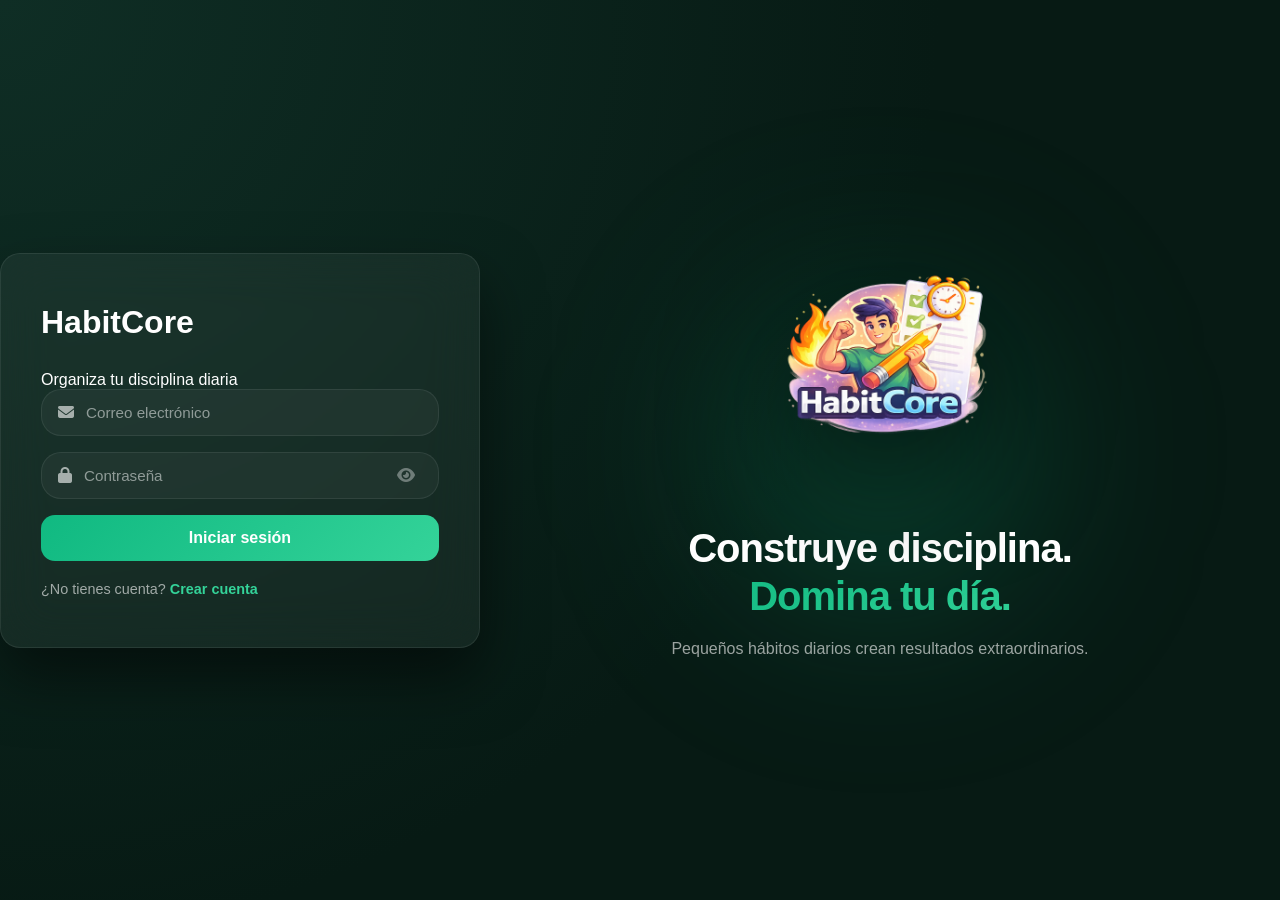
<file: frontend/views/login.html>
<!DOCTYPE html>
<html lang="es">
<head>
    <meta charset="UTF-8">
    <title>HabitCore - Login</title>
    <link rel="stylesheet" href="../assets/style.css">
    <link rel="stylesheet" href="https://cdnjs.cloudflare.com/ajax/libs/font-awesome/6.5.0/css/all.min.css">
</head>
<body>

<div class="auth-wrapper">

    <!-- IZQUIERDA -->
    <div class="auth-container">
        <h2>HabitCore</h2>
        <p>Organiza tu disciplina diaria</p>

        <form id="form-login">
            <div class="input-group">
                <i class="fa-solid fa-envelope"></i>
                <input type="email" id="email-login" placeholder="Correo electrónico" required>
            </div>

            <div class="input-group input-group-password">
                <i class="fa-solid fa-lock"></i>
                <input type="password" id="password-login" placeholder="Contraseña" required>
                <button type="button" class="toggle-password" id="toggle-password-login" aria-label="Mostrar contraseña">
                    <i class="fa-solid fa-eye"></i>
                </button>
            </div>

            <button type="submit">Iniciar sesión</button>
        </form>

        <div class="auth-link">
            ¿No tienes cuenta?
            <a href="registro.html">Crear cuenta</a>
        </div>
    </div>

    <!-- DERECHA -->
    <div class="logo-side">
    <div class="logo-content">
        <img src="../assets/logo.png" alt="HabitCore Logo">

        <h1 class="hero-text">
            Construye disciplina.
            <span>Domina tu día.</span>
        </h1>

        <p class="hero-sub">
            Pequeños hábitos diarios crean resultados extraordinarios.
        </p>
    </div>
</div>

<script src="../js/auth.js"></script>
</body>
</html>
</file>
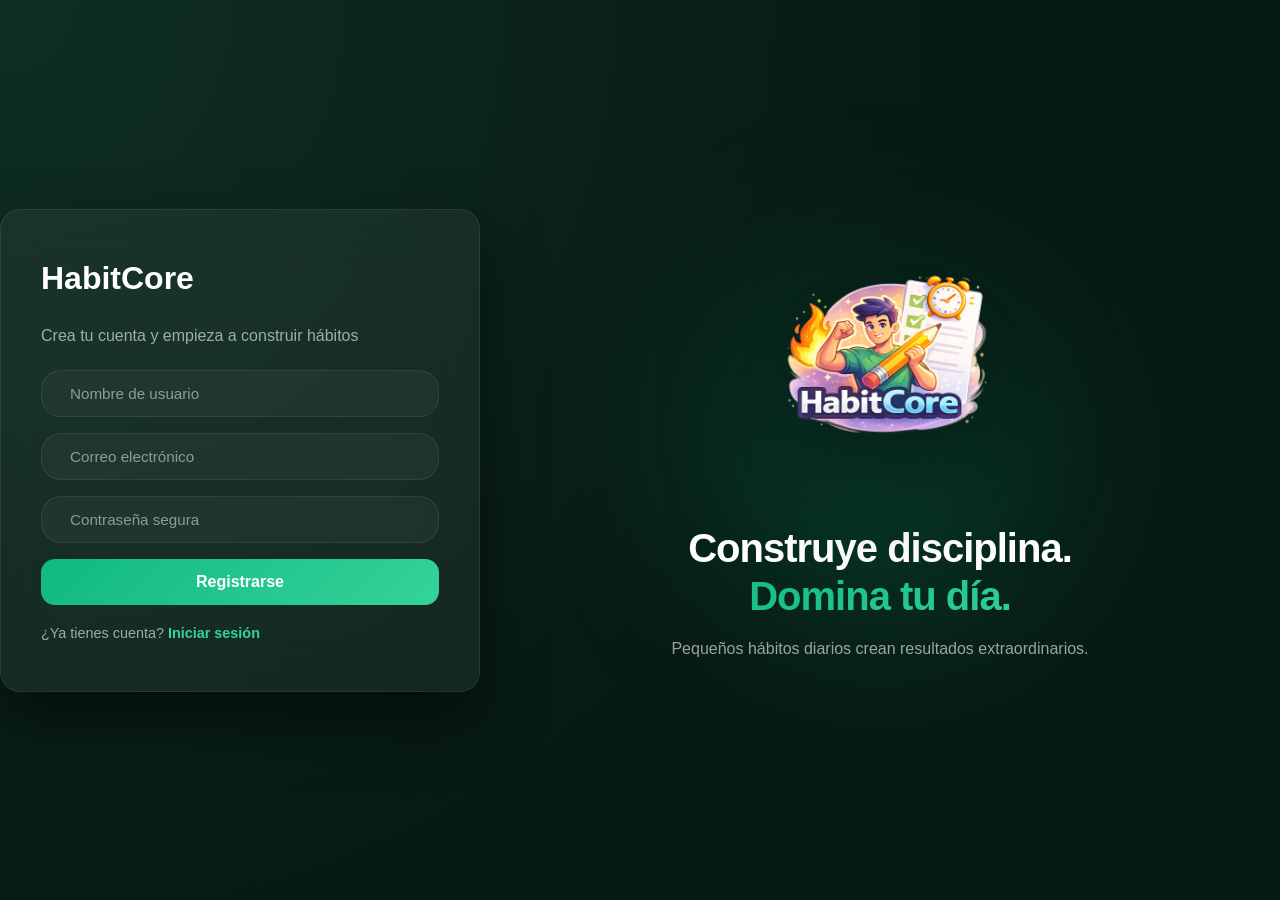
<file: frontend/views/registro.html>
<!DOCTYPE html>
<html lang="es">
<head>
    <meta charset="UTF-8">
    <title>HabitCore - Registro</title>
    <link rel="stylesheet" href="../assets/style.css">
    <link rel="stylesheet" href="https://cloudflare.com">
    <style>
        /* Pequeño ajuste para que el mensaje de error no mueva los elementos de forma brusca */
        .password-msg {
            color: #ffb8b8;
            font-size: 0.8rem;
            margin-top: -12px;
            margin-bottom: 12px;
            padding-left: 5px;
            display: none; /* Se activa con JS */
        }
    </style>
</head>
<body>

<div class="auth-wrapper">
    <!-- IZQUIERDA: Formulario -->
    <div class="auth-container">
        <h2>HabitCore</h2>
        <p class="subtitle" style="margin-bottom: 25px;">Crea tu cuenta y empieza a construir hábitos</p>

        <form id="form-registro">
            <div class="input-group">
                <i class="fa-solid fa-user"></i>
                <input type="text" id="nombre" placeholder="Nombre de usuario" required minlength="3">
            </div>

            <div class="input-group">
                <i class="fa-solid fa-envelope"></i>
                <input type="email" id="email" placeholder="Correo electrónico" required>
            </div>

            <div class="input-group input-group-password">
                <i class="fa-solid fa-lock"></i>
                <!-- El ID 'password' es clave para el JS -->
                <input type="password" id="password" placeholder="Contraseña segura" required>
                <button type="button" class="toggle-password" id="toggle-password-registro" aria-label="Mostrar contraseña">
                    <i class="fa-solid fa-eye" id="eye-icon"></i>
                </button>
            </div>
            
            <!-- Contenedor dinámico para avisos de seguridad -->
            <p id="password-msg" class="password-msg"></p>

            <button type="submit" id="btn-registro">Registrarse</button>
        </form>

        <div class="auth-link">
            ¿Ya tienes cuenta?
            <a href="login.html">Iniciar sesión</a>
        </div>
    </div>

    <!-- DERECHA: Imagen y Hero Text -->
    <div class="logo-side">
        <div class="logo-content">
            <img src="../assets/logo.png" alt="HabitCore Logo">
            <h1 class="hero-text">
                Construye disciplina.
                <span>Domina tu día.</span>
            </h1>
            <p class="hero-sub">
                Pequeños hábitos diarios crean resultados extraordinarios.
            </p>
        </div>
    </div>
</div>

<script src="../js/auth.js"></script>
</body>
</html>
</file>
<file: frontend/assets/style.css>
:root {
    --bg-dark: #071a14;
    --bg-dark-2: #0f2e25;

    --primary: #10b981;
    --primary-light: #34d399;

    --card-bg: rgba(255, 255, 255, 0.05);
    --border: rgba(255, 255, 255, 0.08);

    --text: #ffffff;
    --text-muted: rgba(255, 255, 255, 0.6);

    --radius-sm: 10px;
    --radius-md: 14px;
    --radius-lg: 20px;

    --transition: all .25s ease;
}

/* =========================
RESET
========================= */
* {
    margin: 0;
    padding: 0;
    box-sizing: border-box;
}

body {
    font-family: -apple-system, BlinkMacSystemFont, "Segoe UI", sans-serif;
    background: radial-gradient(circle at top left, #0f2e25, #071a14 60%);
    min-height: 100vh;
    color: var(--text);
}

/* =========================
COMPONENTES GENERALES
========================= */
.card {
    background: var(--card-bg);
    border: 1px solid var(--border);
    border-radius: var(--radius-lg);
    backdrop-filter: blur(20px);
}

button {
    width: 100%;
    padding: 14px;
    border-radius: var(--radius-md);
    border: none;
    font-weight: 600;
    cursor: pointer;
    font-size: 1rem;
    color: white;
    background: linear-gradient(135deg, var(--primary), var(--primary-light));
    transition: var(--transition);
}

button:hover {
    transform: translateY(-3px);
    box-shadow: 0 10px 30px rgba(16, 185, 129, .35);
}

/* =========================
AUTH WRAPPER
========================= */
.auth-wrapper {
    display: flex;
    min-height: 100vh;
}

/* LOGIN CARD */
.auth-container {
    flex: 1;
    max-width: 480px;
    padding: 50px 40px;
    margin: auto;
    background: var(--card-bg);
    border: 1px solid var(--border);
    border-radius: var(--radius-lg);
    backdrop-filter: blur(25px);
    box-shadow: 0 30px 60px rgba(0, 0, 0, .5);
}

.auth-container h2 {
    font-size: 2rem;
    margin-bottom: 30px;
}

/* =========================
INPUTS
========================= */
.input-group {
    display: flex;
    align-items: center;
    background: rgba(255, 255, 255, .04);
    border: 1px solid var(--border);
    padding: 14px 16px;
    border-radius: var(--radius-lg);
    margin-bottom: 16px;
    transition: var(--transition);
}

.input-group i {
    margin-right: 12px;
    opacity: .6;
}

.input-group:focus-within {
    border-color: var(--primary);
    background: rgba(16, 185, 129, .08);
    box-shadow: 0 0 0 2px rgba(16, 185, 129, .15);
}

input {
    border: none;
    background: transparent;
    width: 100%;
    color: white;
    font-size: .95rem;
    outline: none;
}

input::placeholder {
    color: rgba(255, 255, 255, .5);
}

.input-group-password {
    position: relative;
    display: flex;
    align-items: center;
}

.input-group-password input {
    width: 100%;
    padding-right: 40px;
}

.toggle-password {
    position: absolute;
    right: 14px;
    background: none;
    border: none;
    color: rgba(255, 255, 255, .6);
    cursor: pointer;
    padding: 0;
    width: 24px;
    height: 24px;
    display: flex;
    align-items: center;
    justify-content: center;
}

.toggle-password:hover {
    color: var(--primary);
}

select {
    appearance: none;
    -webkit-appearance: none;
    -moz-appearance: none;
    background-color: var(--bg-dark-2);
    border: 1px solid var(--border);
    padding: 14px 16px;
    border-radius: var(--radius-lg);
    width: 100%;
    color: var(--text);
    font-size: .95rem;
    outline: none;
    cursor: pointer;
    transition: var(--transition);
    
    /* URL CORREGIDA CON EL ESTÁNDAR COMPLETO DE W3 */
      background-image: url("data:image/svg+xml,%3Csvg xmlns='http://w3.org' width='24' height='24' viewBox='0 0 24 24' fill='none' stroke='white' stroke-width='2' stroke-linecap='round' stroke-linejoin='round'%3E%3Cpolyline points='6 9 12 15 18 9'%3E%3C/polyline%3E%3C/svg%3E") !important;
    background-repeat: no-repeat;
    background-position: right 15px center;
    background-size: 18px; 
    padding-right: 40px; 
}

select:focus {
    border-color: var(--primary);
    background-color: rgba(16, 185, 129, .08);
    box-shadow: 0 0 0 2px rgba(16, 185, 129, .15);
}

/* Estilo para las opciones (la lista que se despliega) */
select option {
    background-color: #0f2e25;
    /* Usamos tu color --bg-dark-2 de forma directa */
    color: var(--text);
    padding: 10px;
}

/* =========================
LINKS
========================= */
.auth-link {
    margin-top: 20px;
    font-size: .9rem;
    color: var(--text-muted);
}

.auth-link a {
    color: var(--primary-light);
    text-decoration: none;
    font-weight: 600;
}

.auth-link a:hover {
    text-decoration: underline;
}

/* =========================
HERO SIDE
========================= */
.logo-side {
    flex: 1;
    display: flex;
    align-items: center;
    justify-content: center;
    position: relative;
}

.logo-side::before {
    content: "";
    position: absolute;
    width: 420px;
    height: 420px;
    background: radial-gradient(circle, rgba(16, 185, 129, .4), transparent 70%);
    filter: blur(90px);
}

.logo-side img {
    width: 420px;
    max-width: 85%;
    position: relative;
    filter: drop-shadow(0 30px 60px rgba(0, 0, 0, .6));
    animation: float 5s ease-in-out infinite;
}

/* HERO TEXT */
.logo-content {
    text-align: center;
    max-width: 500px;
    position: relative;
    z-index: 1;
}

.hero-text {
    margin-top: 40px;
    font-size: 2.5rem;
    font-weight: 700;
    line-height: 1.2;
    letter-spacing: -1px;
}

.hero-text span {
    display: block;
    background: linear-gradient(135deg, #10b981, #34d399);
    -webkit-background-clip: text;
    background-clip: text;
    color: transparent;
}

.hero-sub {
    margin-top: 20px;
    font-size: 1rem;
    color: var(--text-muted);
    max-width: 420px;
    margin-left: auto;
    margin-right: auto;
}

/* =========================
DASHBOARD
========================= */
.dashboard-wrapper {
    display: flex;
    min-height: 100vh;
    background: var(--bg-dark);
}

/* SIDEBAR */
.sidebar {
    width: 260px;
    background: var(--bg-dark-2);
    padding: 40px 25px;
    border-right: 1px solid rgba(255, 255, 255, .05);
}

.sidebar h2 {
    margin-bottom: 40px;
}

.sidebar ul {
    list-style: none;
}

.sidebar li {
    padding: 12px 10px;
    margin-bottom: 10px;
    cursor: pointer;
    border-radius: 12px;
    opacity: .7;
    transition: var(--transition);
}

.sidebar li:hover,
.sidebar .active {
    background: rgba(16, 185, 129, .15);
    opacity: 1;
}

/* CONTENT */
.content {
    flex: 1;
    padding: 50px;
}

/* TOPBAR */
.topbar {
    display: flex;
    justify-content: space-between;
    align-items: center;
    margin-bottom: 30px;
    flex-wrap: wrap;
    gap: 20px;
}

.topbar h1 {
    font-size: 2rem;
}

.subtitle {
    margin-top: 5px;
    color: var(--text-muted);
}

/* STATS */
.stats {
    display: flex;
    gap: 20px;
    margin: 40px 0;
}

.stat-card {
    flex: 1;
    padding: 25px;
    text-align: center;
}

.stat-card h3 {
    font-size: 2rem;
    color: var(--primary);
}

/* =========================
HABITS GRID
========================= */
.habits-grid {
    display: grid;
    grid-template-columns: repeat(auto-fit, minmax(300px, 1fr));
    gap: 20px;
}

/* HABIT CARD (CORREGIDO para que no se desordene) */
.habit-card {
    display: flex;
    flex-direction: column;
    /* Cambiado a columna para mejor adaptación */
    justify-content: space-between;
    padding: 20px 24px;
    background: var(--card-bg);
    border: 1px solid var(--border);
    border-radius: var(--radius-lg);
    backdrop-filter: blur(20px);
    transition: var(--transition);
    height: 100%;
    /* Ocupa toda la altura de la celda del grid */
}

.habit-card:hover {
    transform: translateY(-6px);
    background: rgba(16, 185, 129, .1);
}

/* Contenedor superior con info */
.habit-left {
    margin-bottom: 15px;
}

.habit-left h3 {
    font-size: 1.2rem;
    margin-bottom: 6px;
    word-break: break-word;
}

.habit-left p {
    font-size: 0.9rem;
    color: var(--text-muted);
    display: flex;
    align-items: center;
    gap: 8px;
    flex-wrap: wrap;
}

.habit-left .hora {
    background: rgba(16, 185, 129, 0.2);
    padding: 2px 8px;
    border-radius: 20px;
    font-size: 0.8rem;
    color: var(--primary);
}

.habit-left small {
    display: block;
    margin-top: 6px;
    font-size: 0.85rem;
    color: var(--text-muted);
    word-break: break-word;
}

/* Contenedor inferior con racha y botones */
.habit-right {
    display: flex;
    flex-direction: column;
    gap: 12px;
    margin-top: auto;
    /* Empuja hacia abajo si hay espacio */
}

.racha {
    display: flex;
    align-items: center;
    gap: 8px;
    background: rgba(16, 185, 129, 0.1);
    padding: 6px 12px;
    border-radius: 30px;
    font-size: 0.9rem;
    align-self: flex-start;
    /* Para que no ocupe todo el ancho */
}

.racha small {
    color: var(--text-muted);
    font-weight: 400;
}

.racha strong {
    color: var(--primary);
    font-size: 1.1rem;
    margin: 0 2px;
}

.habit-actions {
    display: flex;
    gap: 8px;
    align-items: center;
    flex-wrap: wrap;
}

.complete-btn {
    padding: 8px 16px;
    font-size: 0.9rem;
    white-space: nowrap;
    background: linear-gradient(135deg, var(--primary), var(--primary-light));
    border: none;
    border-radius: var(--radius-md);
    color: white;
    font-weight: 600;
    cursor: pointer;
    transition: var(--transition);
}

.complete-btn:hover {
    transform: translateY(-2px);
    box-shadow: 0 8px 20px rgba(16, 185, 129, 0.4);
}

.complete-btn.completed {
    background: rgba(16, 185, 129, 0.15);
    color: var(--primary);
    border: 1px solid var(--primary);
    cursor: default;
    box-shadow: none;
    transform: none;
}

.icon-btn {
    width: 38px;
    height: 38px;
    padding: 0;
    display: inline-flex;
    align-items: center;
    justify-content: center;
    background: rgba(255, 255, 255, 0.05);
    border: 1px solid var(--border);
    border-radius: 10px;
    color: var(--text);
    cursor: pointer;
    transition: var(--transition);
}

.icon-btn:hover {
    background: rgba(16, 185, 129, 0.2);
    transform: translateY(-2px);
}

.icon-btn.danger:hover {
    background: rgba(239, 68, 68, 0.2);
    color: #ef4444;
}

/* Responsive para móviles */
@media (max-width: 600px) {
    .habit-right {
        align-items: stretch;
    }

    .habit-actions {
        justify-content: flex-end;
    }

    .racha {
        align-self: auto;
    }
}

/* =========================
MODALES
========================= */
.modal {
    display: none;
    align-items: center;
    justify-content: center;
    position: fixed;
    top: 0;
    left: 0;
    width: 100%;
    height: 100%;
    background: rgba(0, 0, 0, 0.8);
    backdrop-filter: blur(5px);
    z-index: 1000;
}

.modal-content {
    background: var(--bg-dark-2);
    border-radius: var(--radius-lg);
    max-width: 900px;
    width: 90%;
    max-height: 90vh;
    overflow-y: auto;
    border: 1px solid var(--border);
    box-shadow: 0 25px 60px rgba(0, 0, 0, 0.5);
}

.modal-header {
    padding: 20px 24px;
    border-bottom: 1px solid rgba(255, 255, 255, 0.1);
    display: flex;
    justify-content: space-between;
    align-items: center;
}

.modal-header h2 {
    font-size: 1.5rem;
}

.close-btn {
    background: none;
    border: none;
    font-size: 24px;
    color: rgba(255, 255, 255, 0.6);
    cursor: pointer;
}

.close-btn:hover {
    color: #ef4444;
}

.modal-form-grid {
    display: grid;
    grid-template-columns: 1fr 1fr;
    gap: 24px;
    padding: 24px;
}

.form-group {
    margin-bottom: 20px;
}

.form-group label {
    display: block;
    margin-bottom: 8px;
    font-weight: 500;
}

.form-group input,
.form-group textarea,
.form-group select {
    width: 100%;
    padding: 12px 15px;
    background: rgba(255, 255, 255, 0.05);
    border: 1px solid rgba(255, 255, 255, 0.1);
    border-radius: 12px;
    color: white;
    font-size: 1rem;
}

.form-group input:focus,
.form-group textarea:focus,
.form-group select:focus {
    outline: none;
    border-color: var(--primary);
    background: rgba(16, 185, 129, 0.1);
}

.dias-semana {
    display: grid;
    grid-template-columns: repeat(7, 1fr);
    gap: 8px;
    margin-top: 8px;
}

.dias-semana label {
    display: flex;
    flex-direction: column;
    align-items: center;
    padding: 8px;
    background: rgba(255, 255, 255, 0.05);
    border-radius: 8px;
    cursor: pointer;
    transition: var(--transition);
}

.dias-semana label:hover {
    background: rgba(16, 185, 129, 0.2);
}

.dias-semana input {
    margin-bottom: 4px;
    accent-color: var(--primary);
}

.dias-semana input:disabled+span,
.dias-semana input:disabled {
    opacity: 0.5;
    cursor: not-allowed;
}

.checkbox-inline {
    display: inline-flex;
    align-items: center;
    gap: 8px;
    margin-top: 10px;
    cursor: pointer;
}

.modal-footer.full-width {
    display: flex !important;
    justify-content: flex-end;
    gap: 15px;
    padding: 20px 24px;
    border-top: 1px solid rgba(255, 255, 255, 0.1);
    grid-column: span 2;
}

.btn-primary,
.btn-secondary {
    padding: 12px 24px;
    border-radius: var(--radius-md);
    font-weight: 600;
    cursor: pointer;
    transition: var(--transition);
    border: none;
    font-size: 1rem;
}

.btn-primary {
    background: linear-gradient(135deg, var(--primary), var(--primary-light));
    color: white;
}

.btn-primary:hover {
    transform: translateY(-2px);
    box-shadow: 0 10px 20px rgba(16, 185, 129, 0.3);
}

.btn-secondary {
    background: transparent;
    border: 1px solid rgba(255, 255, 255, 0.2);
    color: white;
}

.btn-secondary:hover {
    background: rgba(255, 255, 255, 0.1);
}

/* =========================
TIME PICKER
========================= */
.time-row {
    display: flex;
    gap: 16px;
    align-items: center;
    margin-top: 8px;
    flex-wrap: wrap;
}

.time-presets {
    display: flex;
    gap: 8px;
    flex-wrap: wrap;
}

.preset-btn {
    background: transparent;
    border: 1px solid rgba(255, 255, 255, 0.06);
    padding: 8px 12px;
    border-radius: 999px;
    font-weight: 600;
    font-size: 0.9rem;
    color: var(--text);
    cursor: pointer;
    transition: var(--transition);
}

.preset-btn:hover {
    transform: translateY(-2px);
    box-shadow: 0 8px 18px rgba(0, 0, 0, 0.35);
}

.preset-btn.active {
    background: linear-gradient(135deg, var(--primary), var(--primary-light));
    color: white;
    border-color: transparent;
    box-shadow: 0 8px 20px rgba(16, 185, 129, .18);
}

.time-picker {
    display: none;
    align-items: center;
    gap: 8px;
}

.time-picker input[type="time"] {
    padding: 10px 14px;
    border-radius: 12px;
    border: 1px solid rgba(255, 255, 255, 0.06);
    background: rgba(255, 255, 255, 0.02);
    font-weight: 600;
    font-size: 1rem;
    min-width: 120px;
    outline: none;
    color: white;
}

.time-display {
    min-width: 120px;
    text-align: center;
    background: rgba(255, 255, 255, 0.02);
    border-radius: 12px;
    padding: 8px 12px;
    border: 1px solid rgba(255, 255, 255, 0.04);
    font-weight: 700;
    color: var(--text-muted);
}

/* =========================
PESTAÑAS
========================= */
.tab-bar {
    display: flex;
    gap: 10px;
    margin: 20px 0 30px;
    border-bottom: 1px solid rgba(255, 255, 255, 0.1);
    padding-bottom: 10px;
}

.tab-btn {
    background: transparent;
    border: none;
    color: var(--text-muted);
    padding: 8px 20px;
    font-size: 1rem;
    font-weight: 600;
    cursor: pointer;
    border-radius: 30px;
    transition: var(--transition);
}

.tab-btn:hover {
    background: rgba(255, 255, 255, 0.05);
    color: white;
}

.tab-btn.active {
    background: linear-gradient(135deg, var(--primary), var(--primary-light));
    color: white;
}

/* =========================
VISTA DE PROGRESO (tema oscuro)
========================= */
.progress-view {
    margin-top: 20px;
    color: var(--text);
}

.chart-container {
    background: var(--card-bg);
    border: 1px solid var(--border);
    border-radius: var(--radius-lg);
    padding: 20px;
    margin-bottom: 30px;
    backdrop-filter: blur(20px);
}

.chart-container canvas {
    max-height: 300px;
}

.category-summary {
    margin-bottom: 30px;
}

.category-summary h3 {
    color: var(--text);
    margin-bottom: 15px;
}

.category-bars {
    display: flex;
    flex-direction: column;
    gap: 12px;
    margin-top: 15px;
}

.category-bar-item {
    display: flex;
    align-items: center;
    gap: 10px;
}

.category-bar-label {
    width: 100px;
    font-weight: 500;
    color: var(--text);
}

.category-bar-progress {
    flex: 1;
    height: 24px;
    background: rgba(255, 255, 255, 0.1);
    border-radius: 12px;
    overflow: hidden;
    border: 1px solid var(--border);
}

.category-bar-fill {
    height: 100%;
    background: linear-gradient(90deg, var(--primary), var(--primary-light));
    color: white !important;
    font-weight: bold;
    text-shadow: 0 1px 2px rgba(0, 0, 0, 0.2);
    font-size: 13px;
    line-height: 24px;
    padding-left: 8px;
    white-space: nowrap;
    overflow: hidden;
    text-overflow: ellipsis;
}

/* Tabla de hábitos en progreso */
.habits-progress-table {
    background: var(--card-bg);
    border: 1px solid var(--border);
    border-radius: var(--radius-lg);
    padding: 20px;
    margin-top: 30px;
    backdrop-filter: blur(20px);
}

.habits-progress-table h3 {
    color: var(--text);
    margin-top: 0;
    margin-bottom: 15px;
}

.progress-table {
    width: 100%;
    border-collapse: collapse;
    color: var(--text);
}

.progress-table th {
    text-align: left;
    padding: 12px 8px;
    background: rgba(255, 255, 255, 0.05);
    color: var(--text-muted);
    font-weight: 600;
    font-size: 14px;
    border-bottom: 1px solid var(--border);
}

.progress-table td {
    padding: 12px 8px;
    border-bottom: 1px solid var(--border);
    color: var(--text);
}

.progress-table tr:last-child td {
    border-bottom: none;
}

.progress-table .badge {
    background: rgba(16, 185, 129, 0.2);
    color: var(--primary);
    padding: 4px 8px;
    border-radius: 20px;
    font-size: 12px;
    font-weight: 500;
    display: inline-block;
}

.progress-table tbody tr:hover {
    background: rgba(255, 255, 255, 0.03);
}

#progress-table-body td[colspan] {
    text-align: center;
    color: var(--text-muted);
    padding: 30px;
    font-style: italic;
}

/* Responsive para tabla de progreso */
@media (max-width: 768px) {
    .progress-table {
        display: block;
        overflow-x: auto;
        white-space: nowrap;
    }

    .category-bar-label {
        width: 80px;
        font-size: 14px;
    }

    .category-bar-fill {
        font-size: 12px;
    }
}

/* =========================
LOADER
========================= */
.global-loader {
    position: fixed;
    top: 0;
    left: 0;
    width: 100%;
    height: 100%;
    background: rgba(7, 26, 20, .8);
    display: flex;
    justify-content: center;
    align-items: center;
    z-index: 3000;
}

.spinner {
    width: 50px;
    height: 50px;
    border: 3px solid rgba(16, 185, 129, .3);
    border-top: 3px solid var(--primary);
    border-radius: 50%;
    animation: spin 1s linear infinite;
}

/* =========================
ANIMACIONES
========================= */
@keyframes float {
    0% {
        transform: translateY(0);
    }

    50% {
        transform: translateY(-18px);
    }

    100% {
        transform: translateY(0);
    }
}

@keyframes spin {
    0% {
        transform: rotate(0);
    }

    100% {
        transform: rotate(360deg);
    }
}

/* =========================
RESPONSIVE GLOBAL
========================= */
@media (max-width: 1000px) {
    .auth-wrapper {
        flex-direction: column;
    }

    .logo-side img {
        width: 250px;
    }
}

@media (max-width: 900px) {
    .dashboard-wrapper {
        flex-direction: column;
    }

    .sidebar {
        width: 100%;
        display: flex;
        justify-content: center;
        padding: 20px;
    }

    .sidebar ul {
        display: flex;
        gap: 15px;
    }
}

@media (max-width: 768px) {
    .stats {
        flex-direction: column;
    }

    .dias-semana {
        grid-template-columns: repeat(4, 1fr);
    }

    .content {
        padding: 30px 20px;
    }

    .modal-form-grid {
        grid-template-columns: 1fr;
    }

    .modal-footer.full-width {
        grid-column: span 1;
    }

    .time-row {
        flex-direction: column;
        align-items: stretch;
    }

    .time-presets {
        justify-content: center;
    }
}

@media (max-width: 600px) {
    .habits-grid {
        grid-template-columns: 1fr;
        /* Una columna en móviles */
    }

    .habit-left h3 {
        font-size: 1rem;
    }

    .habit-left p {
        font-size: 0.85rem;
    }
}

@media (max-width: 400px) {
    .habit-actions {
        flex-wrap: wrap;
        justify-content: flex-end;
    }

    .icon-btn {
        width: 34px;
        height: 34px;
    }

    .complete-btn {
        padding: 6px 10px;
        font-size: 0.8rem;
    }
}

/* ===== ESTILOS PARA ADMIN ===== */
.admin-content {
    margin-top: 20px;
}

.admin-header {
    display: flex;
    justify-content: space-between;
    align-items: center;
    margin-bottom: 20px;
}

.filtros-admin {
    display: flex;
    flex-wrap: wrap;
    gap: 10px;
    align-items: center;
    margin-bottom: 20px;
    padding: 15px;
    background: var(--card-bg);
    border-radius: var(--radius-lg);
    border: 1px solid var(--border);
}

.filtros-admin input[type="text"],
.filtros-admin input[type="date"],
.filtros-admin select {
    padding: 8px 12px;
    border-radius: var(--radius);
    border: 1px solid var(--border);
    background: var(--bg);
    color: var(--text);
}

.filtros-admin input[type="text"] {
    min-width: 180px;
}

.admin-table {
    width: 100%;
    border-collapse: collapse;
    background: var(--card-bg);
    border-radius: var(--radius-lg);
    overflow: hidden;
    border: 1px solid var(--border);
}

.admin-table th {
    background: rgba(255, 255, 255, 0.05);
    padding: 15px 10px;
    text-align: left;
    color: var(--text-muted);
    font-weight: 600;
}

.admin-table td {
    padding: 12px 10px;
    border-bottom: 1px solid var(--border);
    color: var(--text);
}

.admin-table tr:last-child td {
    border-bottom: none;
}

.admin-table .badge.admin {
    background: rgba(16, 185, 129, 0.2);
    color: var(--primary);
}

.modal-form {
    padding: 24px;
}

.loading {
    text-align: center;
    padding: 50px;
    color: var(--text-muted);
}

.error {
    color: #ef4444;
    text-align: center;
    padding: 20px;
}
</file>
